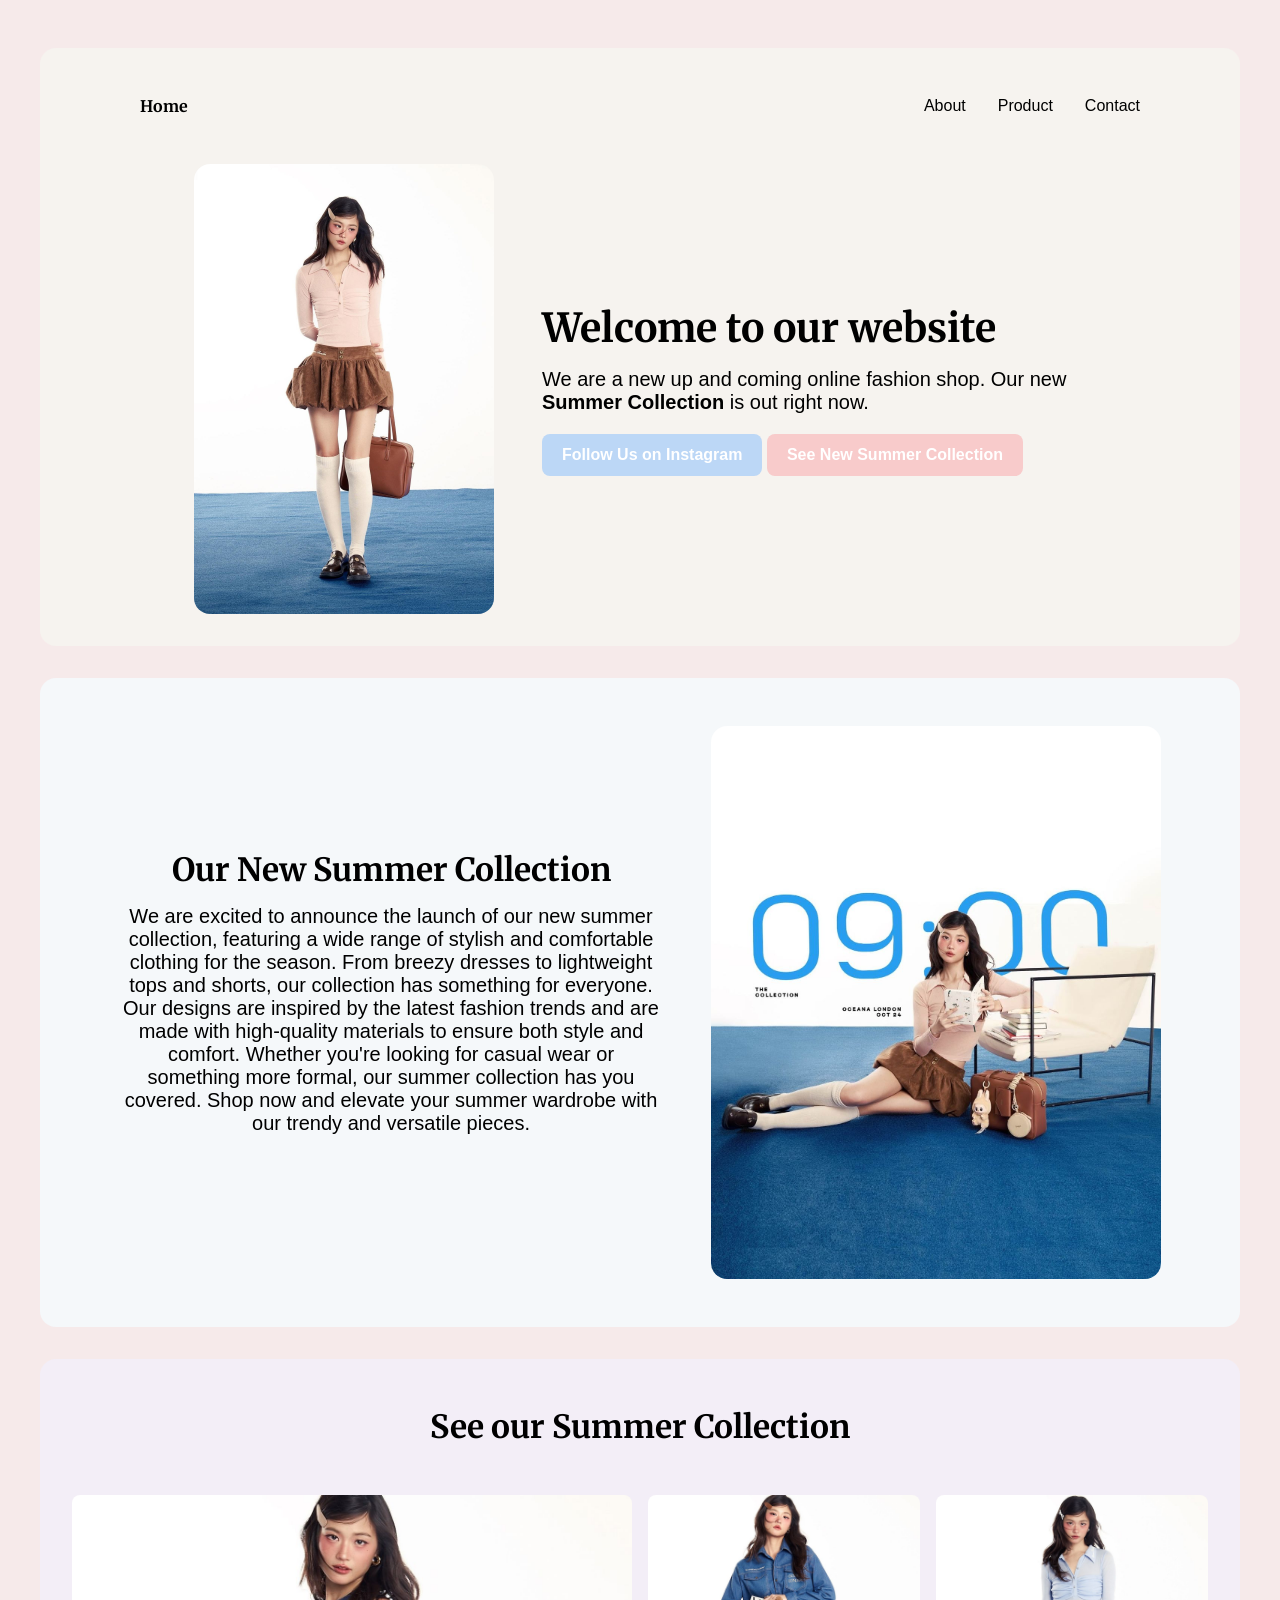
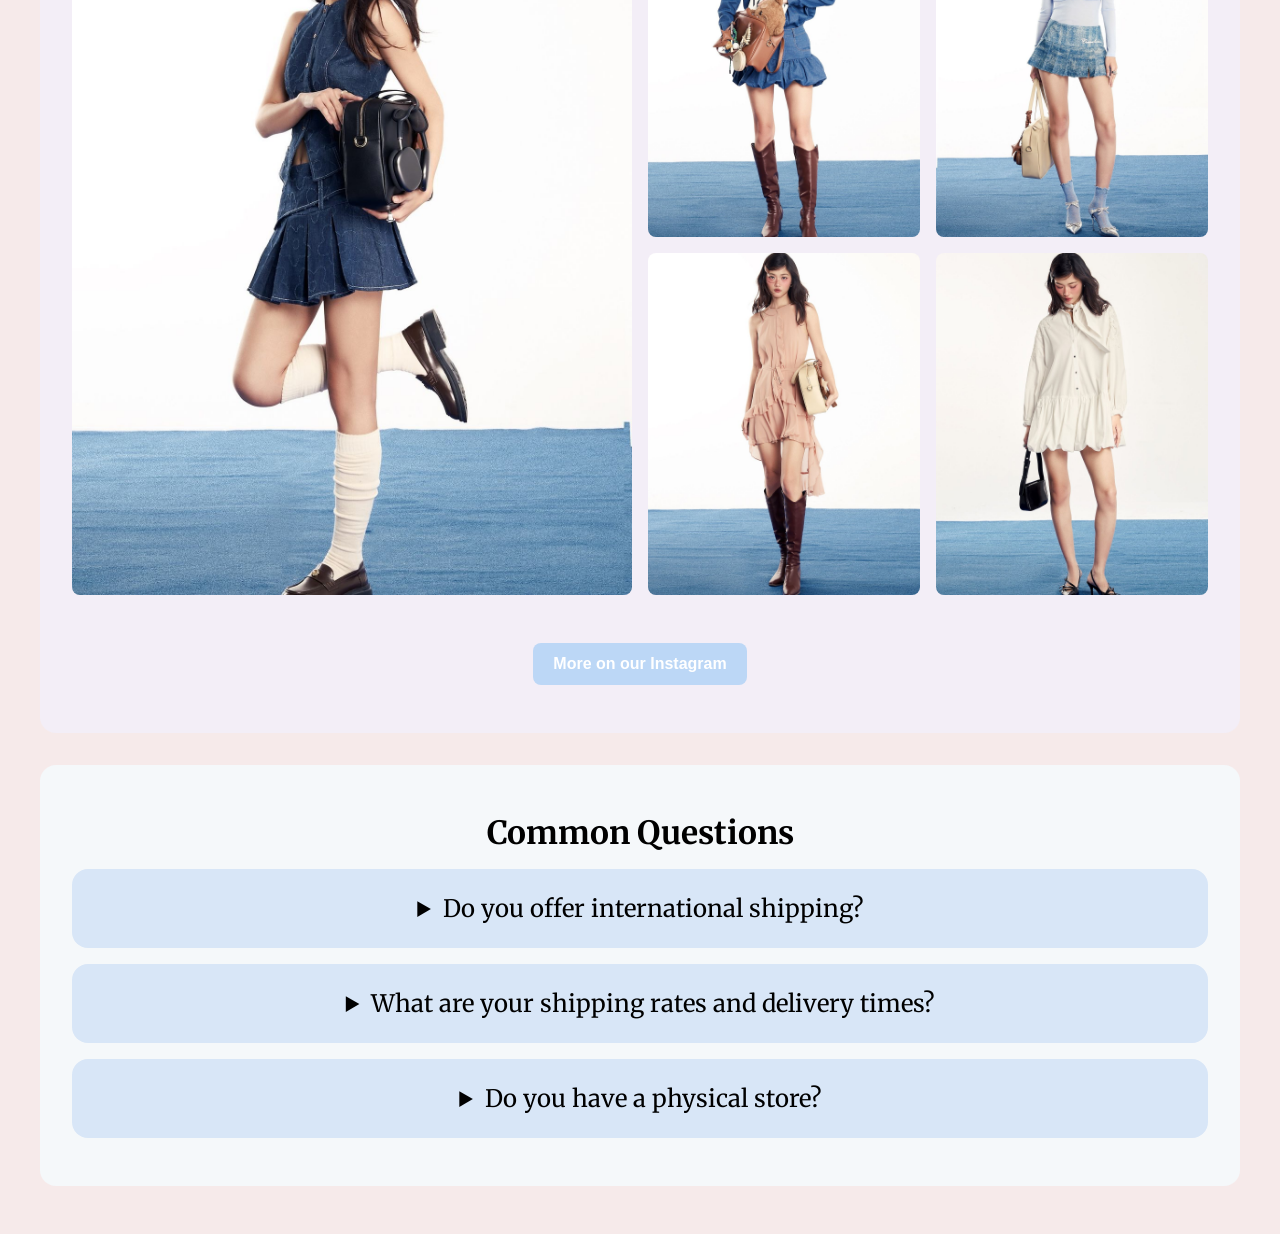
<file: index.html>
<!DOCTYPE html>
<html lang="en">
<head>
    <meta charset="UTF-8">
    <meta name="viewport" content="width=device-width, initial-scale=1.0">
    <title>Website</title>
    <link rel="stylesheet" href="style.css">
</head>
<body>
    <header>
      <nav>
        <ul>
            <li><a href="Home.html">Home</a></li>
            <li><a href="About.html">About</a></li>
            <li><a href="Product.html">Product</a></li>
            <li><a href="Contact.html">Contact</a></li>
        </ul>
      </nav>
      <div class="flex-container">
        <img height="450px" width="300px" src="images/3a51a35b23b4f986515c0ea7470ec416.jpg">
        <div class="text-container">
            <h1>Welcome to our website</h1>
            <p>We are a new up and coming online fashion shop. Our new <strong>Summer Collection</strong> is out right now.</p>
            <a href="" class="cta-button">Follow Us on Instagram</a>
            <a href="#summer collection" class="cta-button secondary">See New Summer Collection</a>
        </div>
      </div>
    </header>
    <section>
      <div class="flex-container">
        <div class="text-container">
            <h2>Our New Summer Collection</h2>
            <p>We are excited to announce the launch of our new summer collection, featuring a wide range of stylish and comfortable clothing for the season. From breezy dresses to lightweight tops and shorts, our collection has something for everyone. Our designs are inspired by the latest fashion trends and are made with high-quality materials to ensure both style and comfort. Whether you're looking for casual wear or something more formal, our summer collection has you covered. Shop now and elevate your summer wardrobe with our trendy and versatile pieces.</p>
        </div>
        <img width="450px" src="images/e5f7ec007cfb3a434839db442d96eb81.jpg">
      </div>
    </section>

    <section id="summer-collection">
      <h2>See our Summer Collection</h2>
      <div class="grid-container">
        <img style="grid-area: img-1" src="images/35a1c6228a769088a7534712ba1e27f3.jpg">
        <img style="grid-area: img-2" src="images/1071c0cab91f7a1e4a3ab1ab50a685c0.jpg">
        <img style="grid-area: img-3" src="images/be2c47944dced95b0facdb91ef1f34f2.jpg">
        <img style="grid-area: img-4" src="images/c4b80ddc0066a4d623caf4ad63da9837.jpg">
        <img style="grid-area: img-5" src="images/cb21834f740c9805f4d5315708a65f76.jpg">
      </div>
      <a href="" class="cta-button">More on our Instagram</a>
    </section>

    <section>
      <h2>Common Questions</h2>
      <details>
        <summary> Do you offer international shipping?</summary>
        <p>Yes, we ship to most countries worldwide! Shipping rates and delivery times vary by destination and are calculated at checkout. Please note that customs fees or import duties may apply depending on your local laws.</p>
      </details>
      <details>
        <summary>What are your shipping rates and delivery times?</summary>
        <p>We offer international shipping! Rates are calculated at checkout based on your destination country.International Delivery: Generally takes 7–21 business days depending on local customs processing.Customs Fees: International customers are responsible for any applicable import duties or taxes.</p>
      </details>
      <details>
        <summary>Do you have a physical store?</summary>
        <p>We are an exclusively online store! This allows us to keep our overhead low and pass those savings directly on to you with better prices. You can shop our full collection 24/7 on our website, and we ship directly to your doorstep</p>
      </details>
    </section>
</body>
</html>
</file>
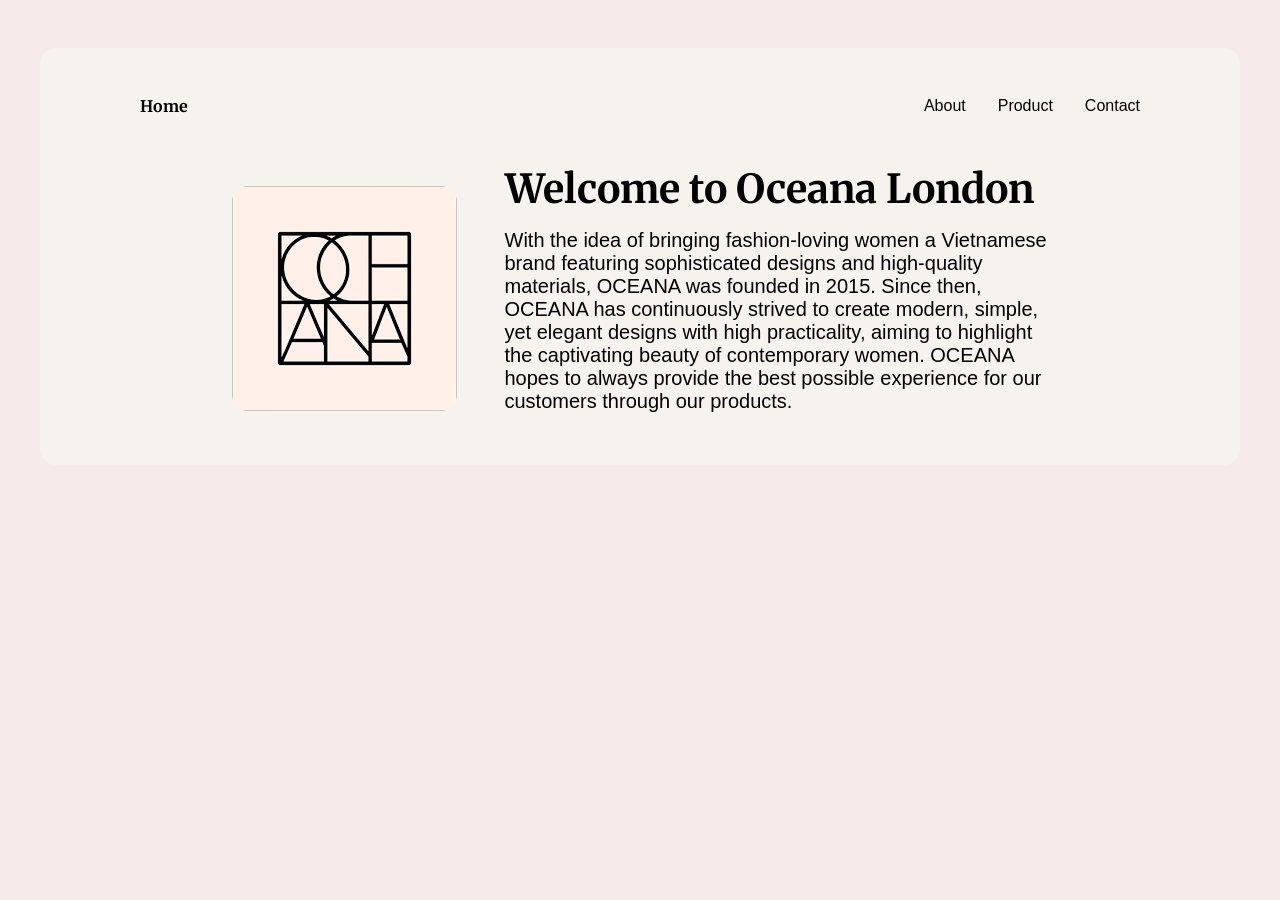
<file: About.html>
<!DOCTYPE html>
<html lang="en">
<head>
    <meta charset="UTF-8">
    <meta name="viewport" content="width=device-width, initial-scale=1.0">
    <title>Website</title>
    <link rel="stylesheet" href="style.css">
</head>
<body>
    <header>
      <nav>
        <ul>
            <li><a href="Home.html">Home</a></li>
            <li><a href="About.html">About</a></li>
            <li><a href="Product.html">Product</a></li>
            <li><a href="Contact.html">Contact</a></li>
        </ul>
      </nav>
      <div class="flex-container">
        <img src="images/images.png">
        <div class="text-container">
            <h1>Welcome to Oceana London</h1>
            <p>With the idea of bringing fashion-loving women a Vietnamese brand featuring sophisticated designs and high-quality materials, OCEANA was founded in 2015. Since then, OCEANA has continuously strived to create modern, simple, yet elegant designs with high practicality, aiming to highlight the captivating beauty of contemporary women.
                OCEANA hopes to always provide the best possible experience for our customers through our products.</p>
        </div>
      </div>
    </header>
</file>
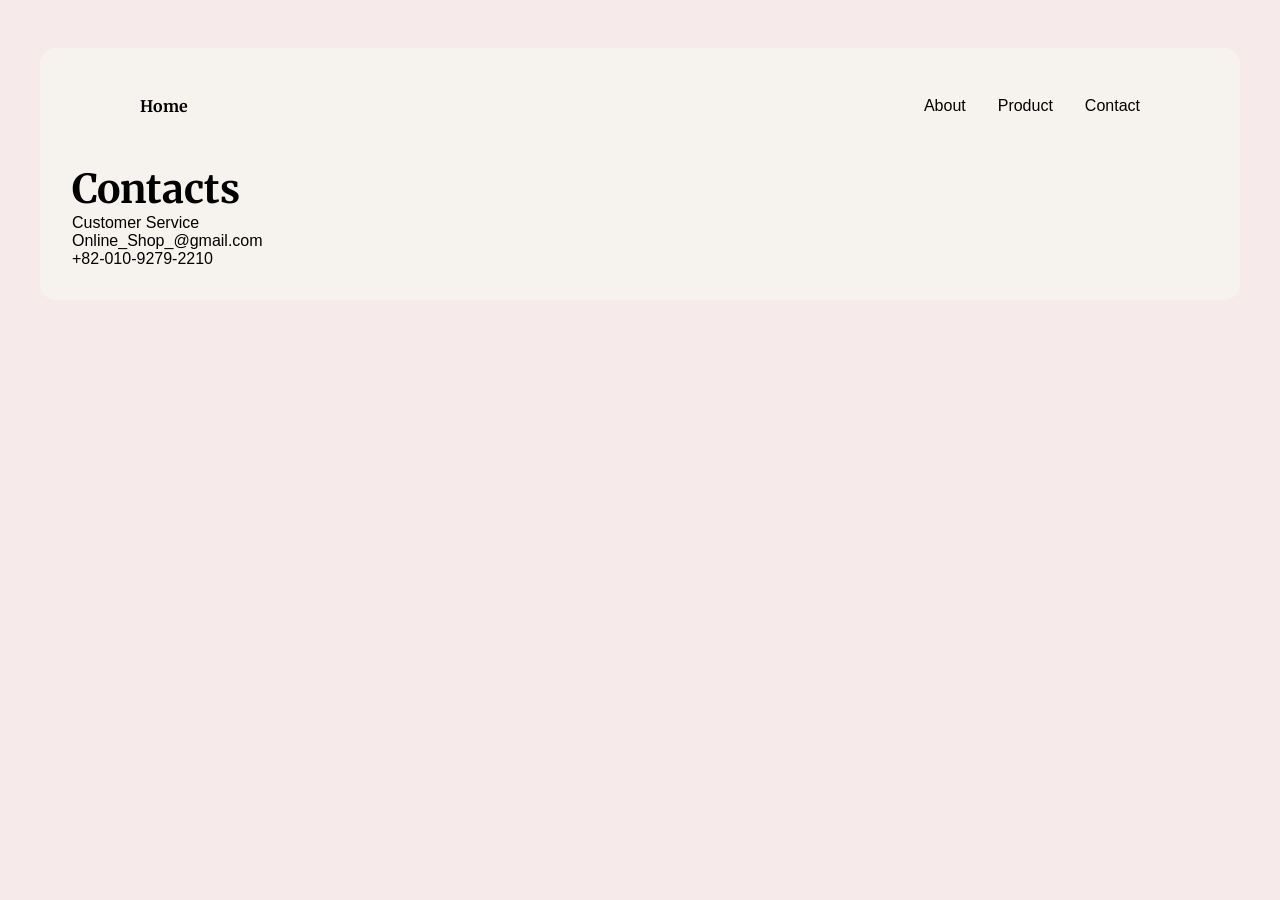
<file: Contact.html>
<!DOCTYPE html>
<html lang="en">
<head>
    <meta charset="UTF-8">
    <meta name="viewport" content="width=device-width, initial-scale=1.0">
    <title>Website</title>
    <link rel="stylesheet" href="style.css">
</head>
<body>
    <header>
      <nav>
        <ul>
            <li><a href="Home.html">Home</a></li>
            <li><a href="About.html">About</a></li>
            <li><a href="Product.html">Product</a></li>
            <li><a href="Contact.html">Contact</a></li>
        </ul>
      </nav>
        <div class="text-container">
            <h1>Contacts</h1>
            <p>Customer Service</p>
            <p>Online_Shop_@gmail.com</p>
            <p>+82-010-9279-2210</p>
        </div>
      </div>
    </header>
</file>
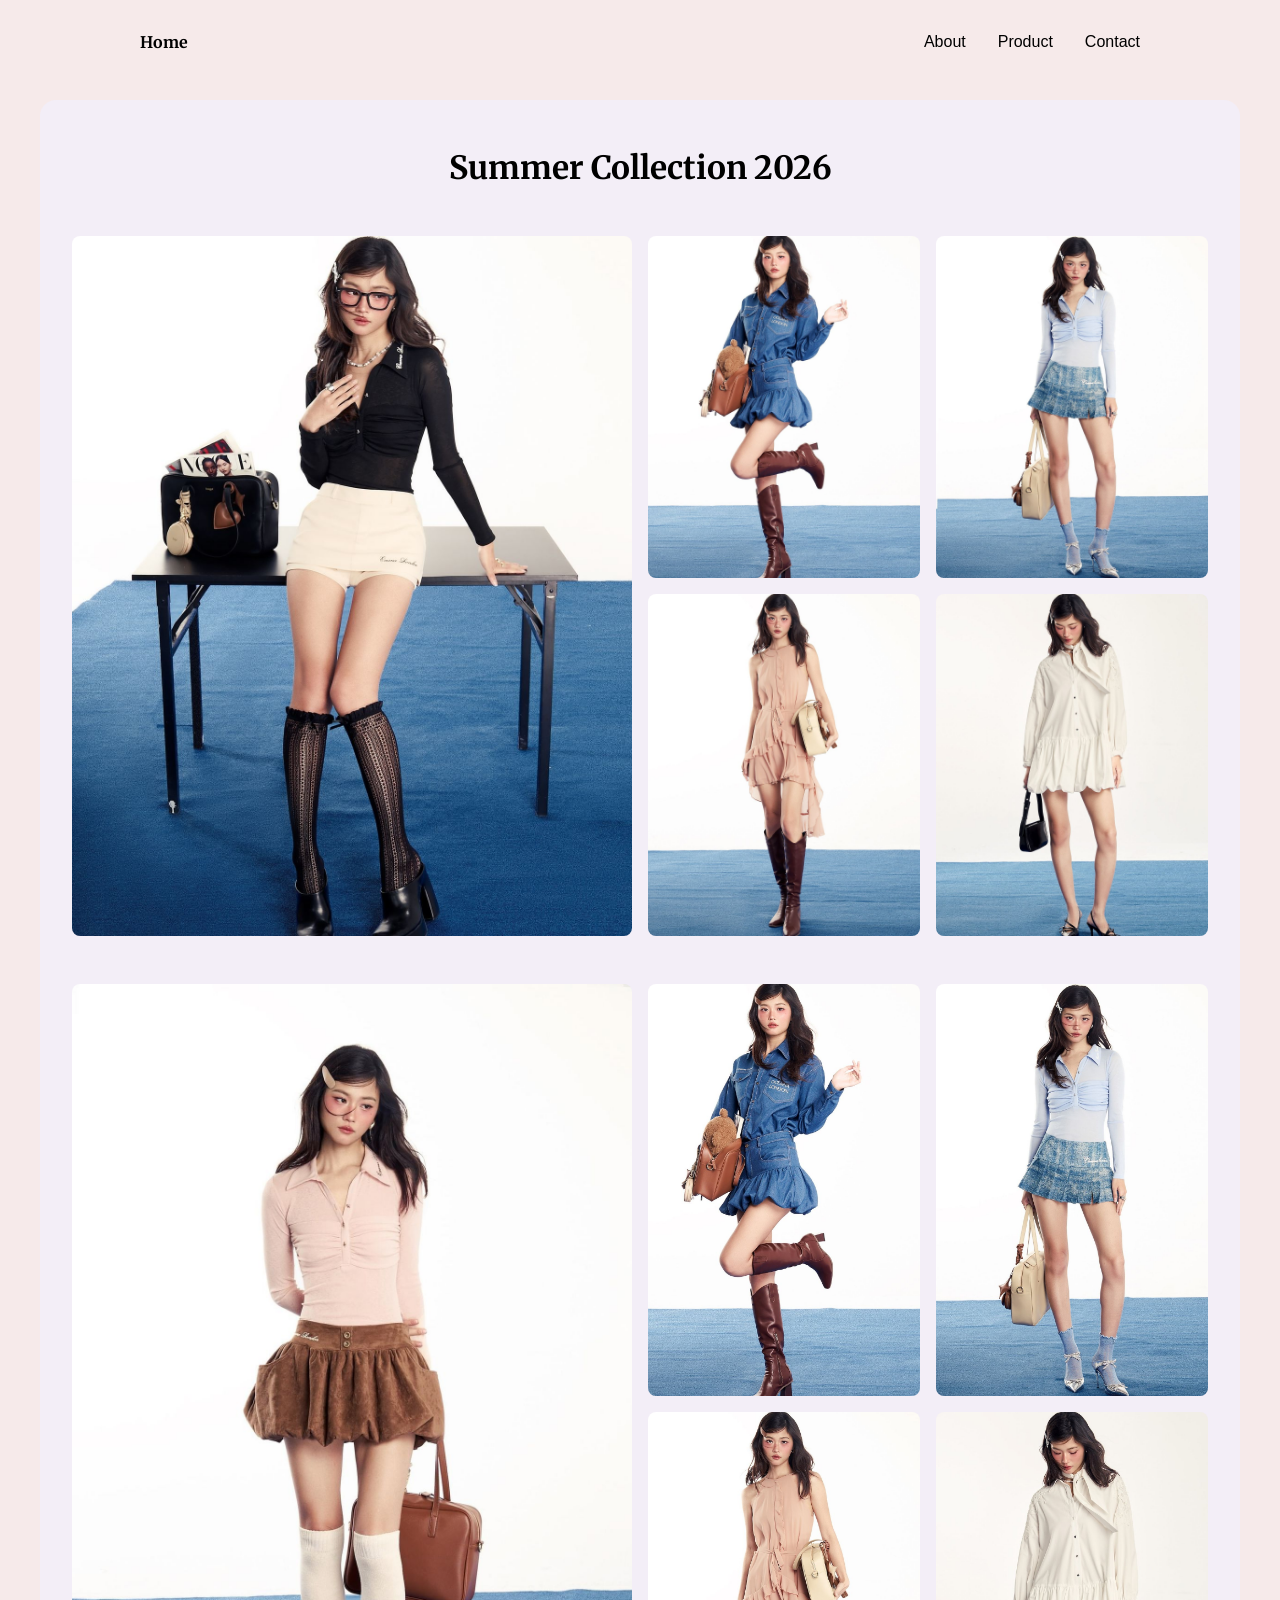
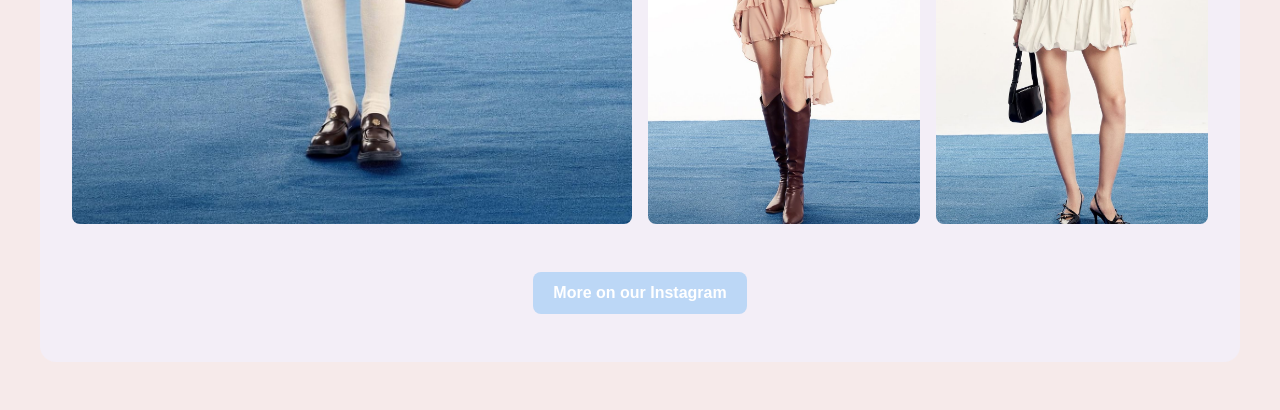
<file: Product.html>
<!DOCTYPE html>
<html lang="en">
<head>
    <meta charset="UTF-8">
    <meta name="viewport" content="width=device-width, initial-scale=1.0">
    <title>Website</title>
    <link rel="stylesheet" href="style.css">
</head>
<body>
    </header>
    <nav>
        <ul>
            <li><a href="Home.html">Home</a></li>
            <li><a href="About.html">About</a></li>
            <li><a href="Product.html">Product</a></li>
            <li><a href="Contact.html">Contact</a></li>
        </ul>
      </nav>

    <section id="summer-collection">
        <h2>Summer Collection 2026</h2>
        <div class="grid-container">
          <img style="grid-area: img-1" src="images/f52451cfa45912a13d5438dfafecd482.jpg">
          <img style="grid-area: img-2" src="images/4ba4ced911b0671932c5054bca551a6a.jpg">
          <img style="grid-area: img-3" src="images/be2c47944dced95b0facdb91ef1f34f2.jpg">
          <img style="grid-area: img-4" src="images/c4b80ddc0066a4d623caf4ad63da9837.jpg">
          <img style="grid-area: img-5" src="images/cb21834f740c9805f4d5315708a65f76.jpg">
        </div>
        <div class="grid-container">
            <img style="grid-area: img-1" src="images/3a51a35b23b4f986515c0ea7470ec416.jpg">
            <img style="grid-area: img-2" src="images/4ba4ced911b0671932c5054bca551a6a.jpg">
            <img style="grid-area: img-3" src="images/be2c47944dced95b0facdb91ef1f34f2.jpg">
            <img style="grid-area: img-4" src="images/c4b80ddc0066a4d623caf4ad63da9837.jpg">
            <img style="grid-area: img-5" src="images/cb21834f740c9805f4d5315708a65f76.jpg">
          </div>
        <a href="" class="cta-button">More on our Instagram</a>
      </section>
</body>
</html>
</file>
<file: style.css>
@import url('https://fonts.googleapis.com/css2?family=Merriweather:ital,opsz,wght@0,18..144,300..900;1,18..144,300..900&display=swap');)

:root {
    --primary-color: #833ab4;
    --secondary-color: #f7c860;
    --base-color: #ffffff;
    --text-color: #000000;
    --color-1: #f9f6f3;
    --color-2: #f3f7f9;
    --color-3: #f6f3f9;
}
*{
    padding: 0;
    margin: 0;
    box-sizing: border-box;
}
html{
    font-family: Poppins, 'Segeo UI', 'Segoe UI', Tahoma, Geneva, Verdana, sans-serif;
    color: var(--text-color);
}
body{
    padding: 1em;
    background-color: rgb(246, 234, 234);
}

h1, h2, h3 {
    font-family: Merriweather, Poppins, 'Segeo UI', 'Segoe UI', Tahoma, Geneva, Verdana, sans-serif;
}
nav {
    margin: 1em auto 3em auto;
    width: min(1000px, 100%);
}

nav ul {
    display: flex;
    align-items: center;
    list-style-type: none;
    gap: 2em;
}

nav li:first-child {
    margin-right:auto;
    font-family: Merriweather, Poppins;
    font-weight: bold;
}

nav a {
    text-decoration: none;
    color: var(--text-color);
}

nav a:hover {
    text-decoration: underline;
}

header, section {
    margin: 2em auto;
    width: min(75em, 100%);
    background-color: rgb(246, 243, 239); 
    padding: min(2em, 15%);
    border-radius: 1em;
}

.flex-container {
    display: flex;
    justify-content: center;
    align-items: center;
    flex-wrap: wrap;
    gap: 3em;
}

header img {
    max-width: 100%;
    border-radius: 1em;
    object-fit: cover;
    object-position: bottom;
}

.text-container {
    flex: 0 1 34em;
}

h1{
    font-size: 2.5rem;
}

.flex-container p {
    margin: .75em 0 1em 0;
    font-size: 1.25rem;
}

.cta-button {
    display: inline-block;
    text-decoration: none;
    color: white;
    background-color: rgb(188, 215, 246);
    padding: 0.75em 1.25em;
    border-radius: 0.5em;
    font-weight: 600;
}

.secondary {
    background-color: rgb(248, 203, 203);
}

section {
    padding: 3em min(2em, 15%);
    background-color: rgb(245, 248, 250);
    text-align: center;
}

h2 {
    font-size: 2rem;
}

section p {
    margin-top: 1em;
    font-size: 1.25rem;
}
section img {
    max-width: 100%;
    border-radius: 1em;
    object-fit: cover;
    object-position: bottom;
}

section#summer-collection {
    background-color: rgb(243, 238, 247);
}

.grid-container {
    margin-top: 3em;
    margin-bottom: 3em;
    display: grid;
    width: 100%;
    grid-template-columns: repeat(4, 1fr);
    grid-template-rows: 1fr, 1fr;
    grid-template-areas: 
    "img-1 img-1 img-2 img-3"
    "img-1 img-1 img-4 img-5";
    gap: 1em;
}

.grid-container img {
    height: 100%;
    width: 100%;
    border-radius: .5em;
    transition: 100ms ease;
}

.grid-container img:hover {
    scale: 1.05;
}

details {
    margin-top: 1em;
    background-color: rgb(216, 230, 247);
    border-radius: 1em;
}

details summary {
    padding: 1em;
    font-size: 1.5rem;
    font-family: Merriweather, Poppins, 'Segeo UI', 'Segoe UI', Tahoma, Geneva, Verdana, sans-serif;
}

details p {
    padding: 0 2em 2em 2em;
}
</file>
